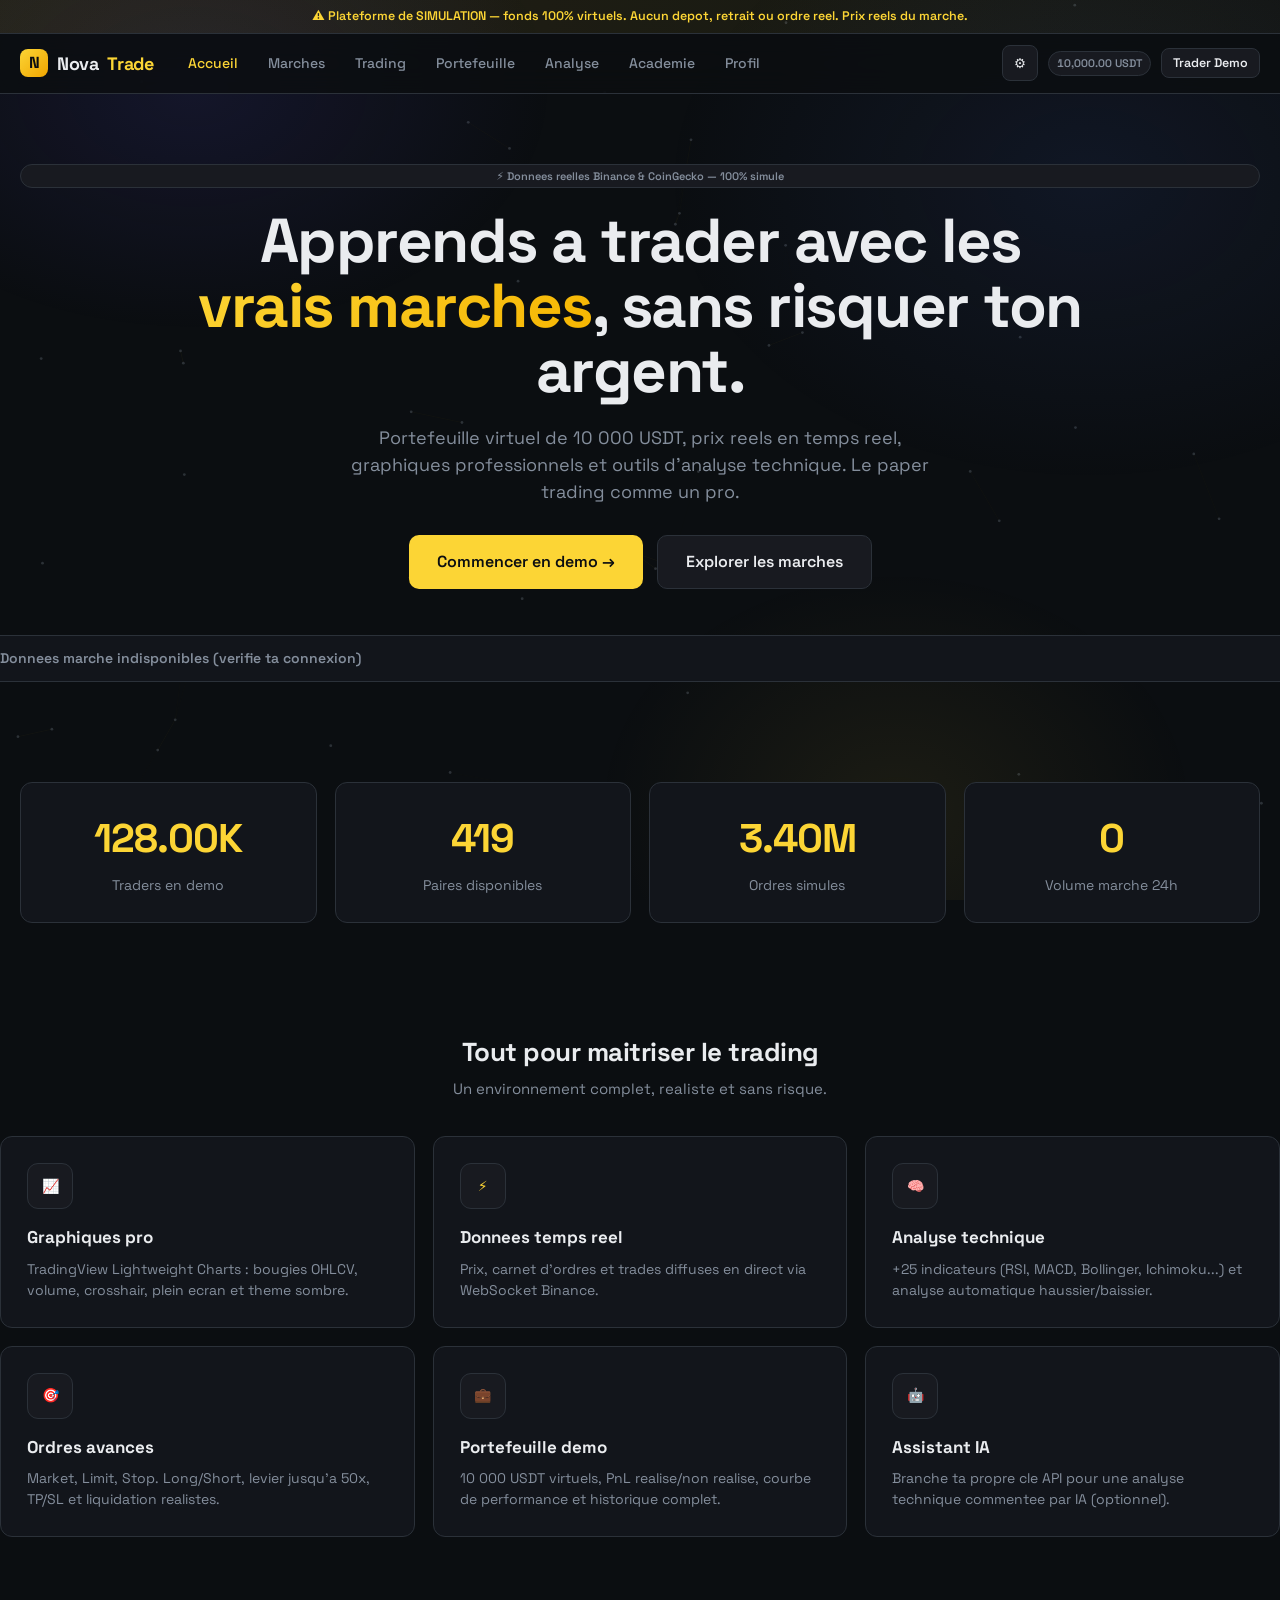
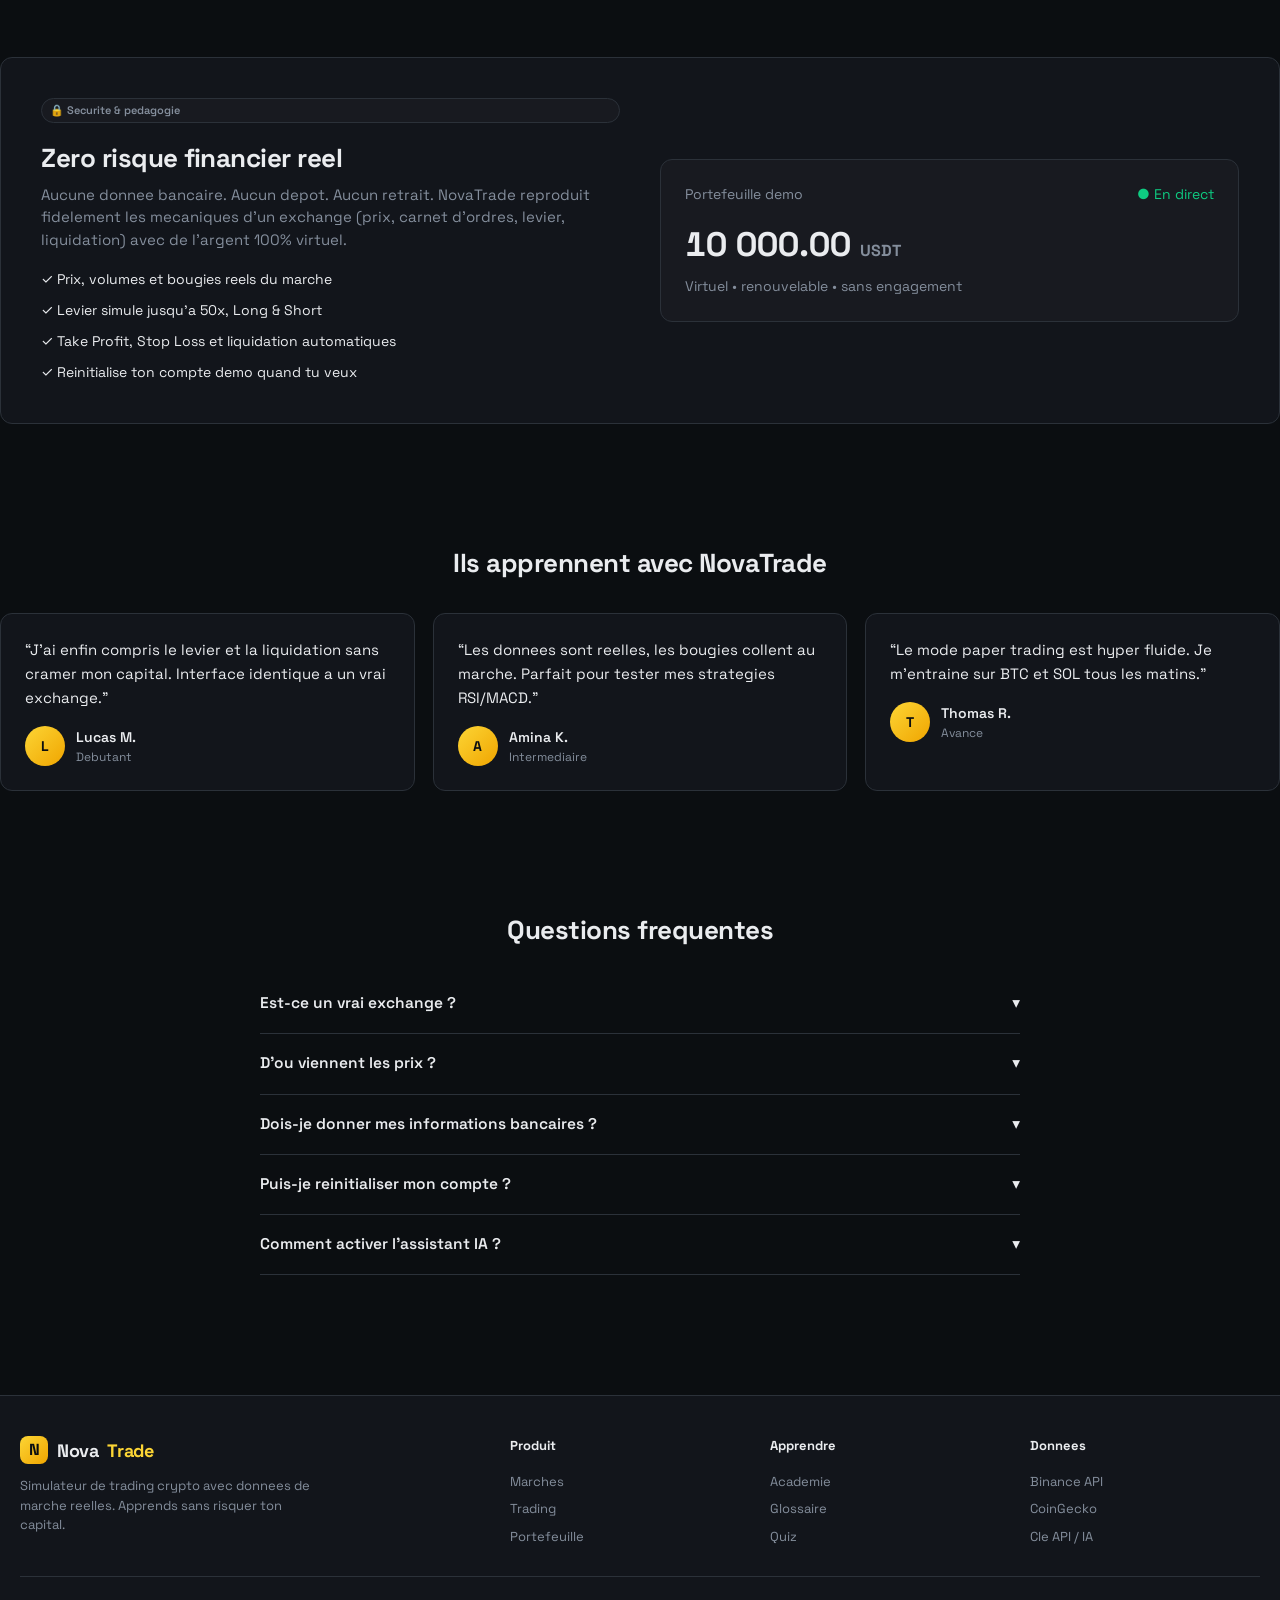
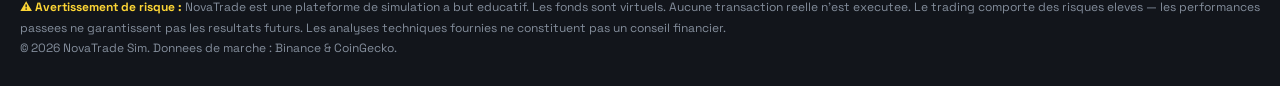
<file: index.html>
<!DOCTYPE html>
<html lang="fr">
<head>
<meta charset="UTF-8">
<meta name="viewport" content="width=device-width,initial-scale=1">
<title>NovaTrade — Simulateur de trading crypto avec donnees reelles</title>
<link rel="preconnect" href="https://fonts.googleapis.com">
<link href="https://fonts.googleapis.com/css2?family=Space+Grotesk:wght@400;500;600;700&family=Inter:wght@400;500;600;700;800&display=swap" rel="stylesheet">
<link rel="stylesheet" href="assets/css/style.css">
</head>
<body>
<canvas id="bg-canvas"></canvas><div class="bg-glow"></div>
<div id="shell"></div>

<section class="hero">
  <div class="container">
    <div class="pill" style="margin-bottom:20px">⚡ Donnees reelles Binance & CoinGecko — 100% simule</div>
    <h1>Apprends a trader avec les <span class="grad">vrais marches</span>, sans risquer ton argent.</h1>
    <p>Portefeuille virtuel de 10 000 USDT, prix reels en temps reel, graphiques professionnels et outils d'analyse technique. Le paper trading comme un pro.</p>
    <div class="hero-cta">
      <a href="trading.html" class="btn btn-primary btn-lg">Commencer en demo →</a>
      <a href="markets.html" class="btn btn-ghost btn-lg">Explorer les marches</a>
    </div>
  </div>
  <div class="ticker-wrap"><div class="ticker" id="ticker"></div></div>
</section>

<section class="container">
  <div class="stats">
    <div class="stat card fade-up"><div class="v" data-count="128000">0</div><div class="l">Traders en demo</div></div>
    <div class="stat card fade-up"><div class="v" data-count="420">0</div><div class="l">Paires disponibles</div></div>
    <div class="stat card fade-up"><div class="v" data-count="3400000">0</div><div class="l">Ordres simules</div></div>
    <div class="stat card fade-up"><div class="v" id="vol-stat">0</div><div class="l">Volume marche 24h</div></div>
  </div>
</section>

<section class="container sect">
  <div class="fade-up" style="text-align:center;margin-bottom:36px">
    <h2 class="section-title">Tout pour maitriser le trading</h2>
    <p class="section-sub">Un environnement complet, realiste et sans risque.</p>
  </div>
  <div class="feat-grid" id="feats"></div>
</section>

<section class="container sect">
  <div class="card fade-up" style="padding:40px;display:grid;grid-template-columns:1fr 1fr;gap:40px;align-items:center">
    <div>
      <div class="pill" style="margin-bottom:16px">🔒 Securite & pedagogie</div>
      <h2 class="section-title">Zero risque financier reel</h2>
      <p class="section-sub" style="margin-bottom:18px">Aucune donnee bancaire. Aucun depot. Aucun retrait. NovaTrade reproduit fidelement les mecaniques d'un exchange (prix, carnet d'ordres, levier, liquidation) avec de l'argent 100% virtuel.</p>
      <ul style="list-style:none;display:flex;flex-direction:column;gap:10px">
        <li>✓ Prix, volumes et bougies reels du marche</li>
        <li>✓ Levier simule jusqu'a 50x, Long & Short</li>
        <li>✓ Take Profit, Stop Loss et liquidation automatiques</li>
        <li>✓ Reinitialise ton compte demo quand tu veux</li>
      </ul>
    </div>
    <div style="background:var(--surface2);border:1px solid var(--border);border-radius:12px;padding:24px">
      <div style="display:flex;justify-content:space-between;margin-bottom:14px"><span class="muted">Portefeuille demo</span><span class="up">● En direct</span></div>
      <div style="font-size:34px;font-weight:800" class="num">10 000.00 <span style="font-size:16px" class="muted">USDT</span></div>
      <div class="muted" style="margin-top:6px">Virtuel • renouvelable • sans engagement</div>
    </div>
  </div>
</section>

<section class="container sect">
  <div class="fade-up" style="text-align:center;margin-bottom:30px"><h2 class="section-title">Ils apprennent avec NovaTrade</h2></div>
  <div class="testi-grid" id="testi"></div>
</section>

<section class="container sect" style="max-width:760px">
  <div class="fade-up" style="text-align:center;margin-bottom:24px"><h2 class="section-title">Questions frequentes</h2></div>
  <div id="faq" class="fade-up"></div>
</section>

<div id="footer"></div>
<script src="assets/js/api.js"></script>
<script src="assets/js/common.js"></script>
<script src="assets/js/home.js"></script>
</body>
</html>
</file>
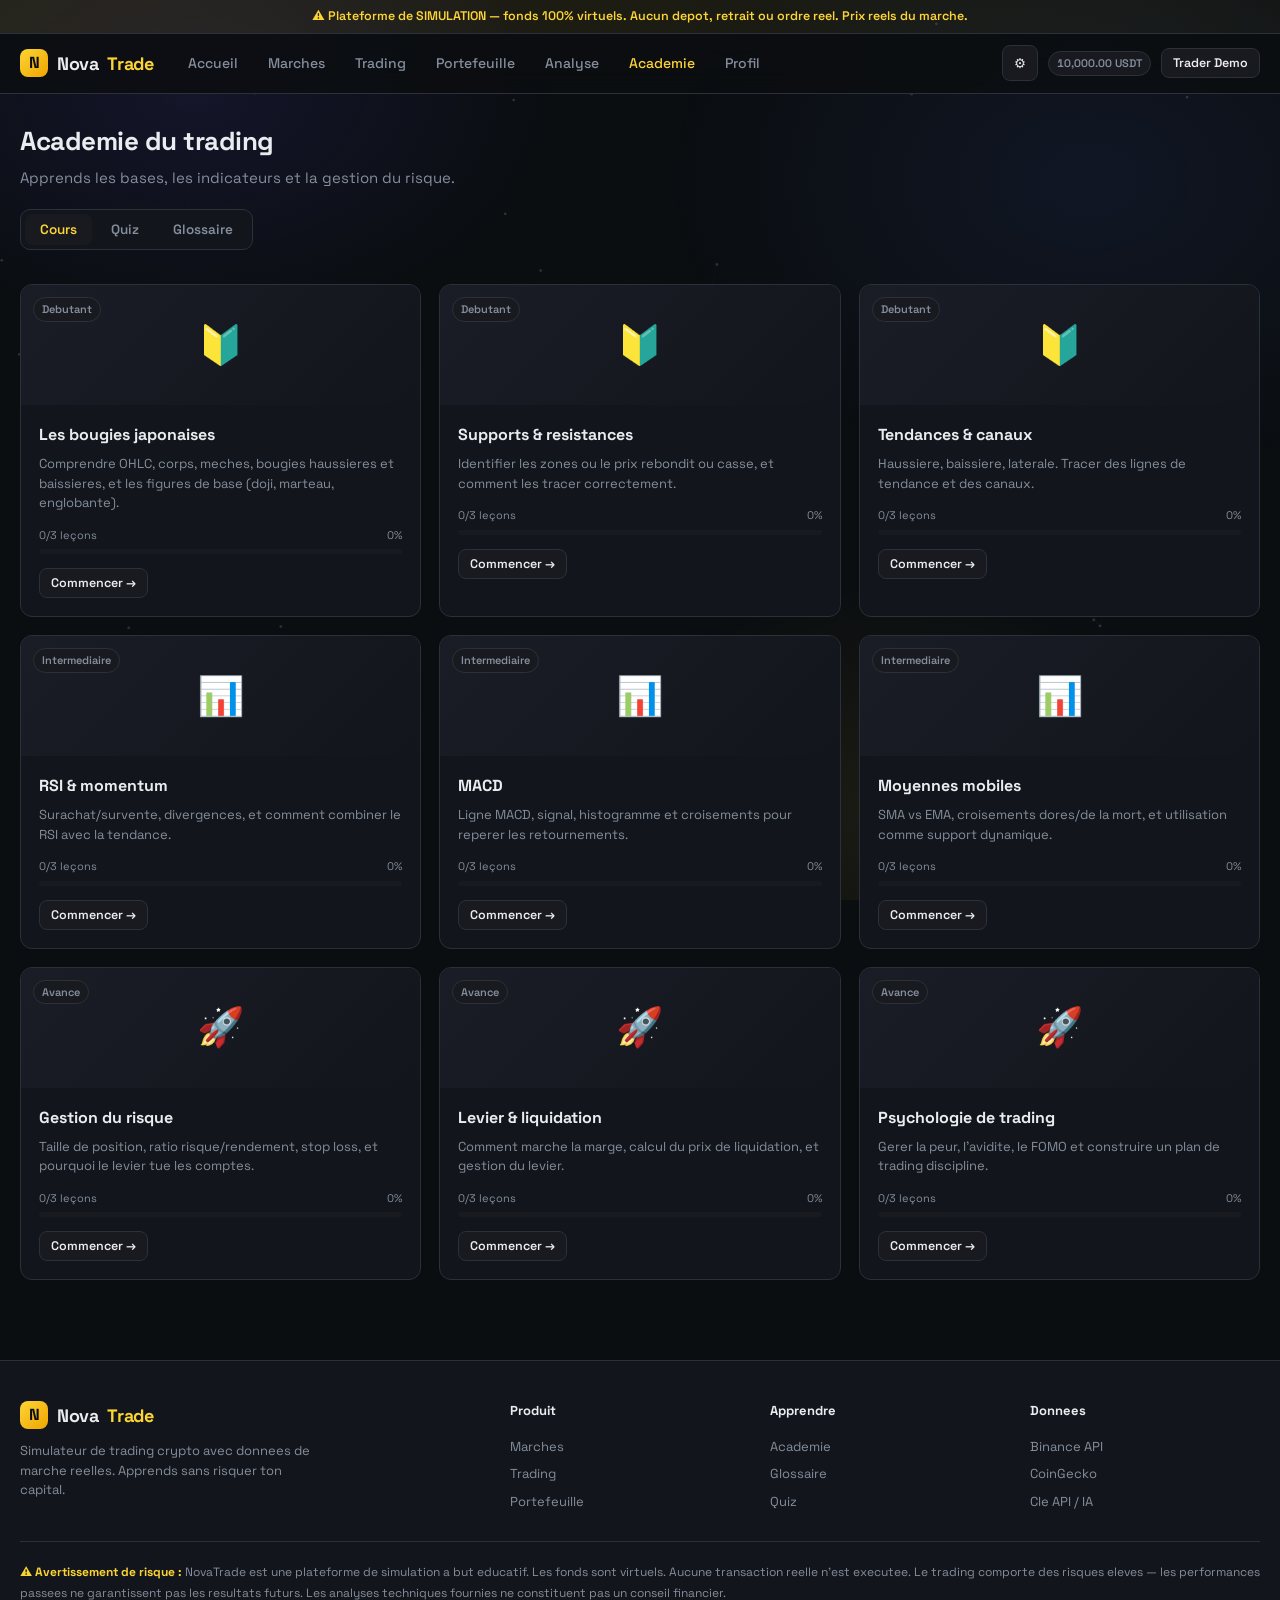
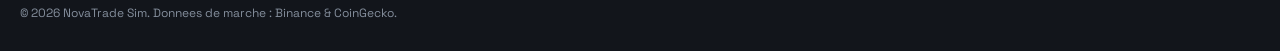
<file: academy.html>
<!DOCTYPE html>
<html lang="fr">
<head>
<meta charset="UTF-8">
<meta name="viewport" content="width=device-width,initial-scale=1">
<title>Academie — NovaTrade</title>
<link href="https://fonts.googleapis.com/css2?family=Space+Grotesk:wght@400;500;600;700&family=Inter:wght@400;500;600;700;800&display=swap" rel="stylesheet">
<link rel="stylesheet" href="assets/css/style.css?v=demo-academy-20261012">
</head>
<body>
<canvas id="bg-canvas"></canvas><div class="bg-glow"></div>
<div id="shell"></div>
<div class="container">
  <div style="padding:28px 0 6px"><h1 class="section-title">Academie du trading</h1><p class="section-sub">Apprends les bases, les indicateurs et la gestion du risque.</p></div>
  <div class="tabs" id="tabs" style="width:max-content;margin:14px 0">
    <button class="active" data-t="cours">Cours</button>
    <button data-t="quiz">Quiz</button>
    <button data-t="gloss">Glossaire</button>
  </div>
  <div id="view"></div>
</div>
<div id="footer"></div>
<script src="assets/js/api.js"></script>
<script src="assets/js/common.js"></script>
<script src="assets/js/academy.js"></script>
</body>
</html>
</file>
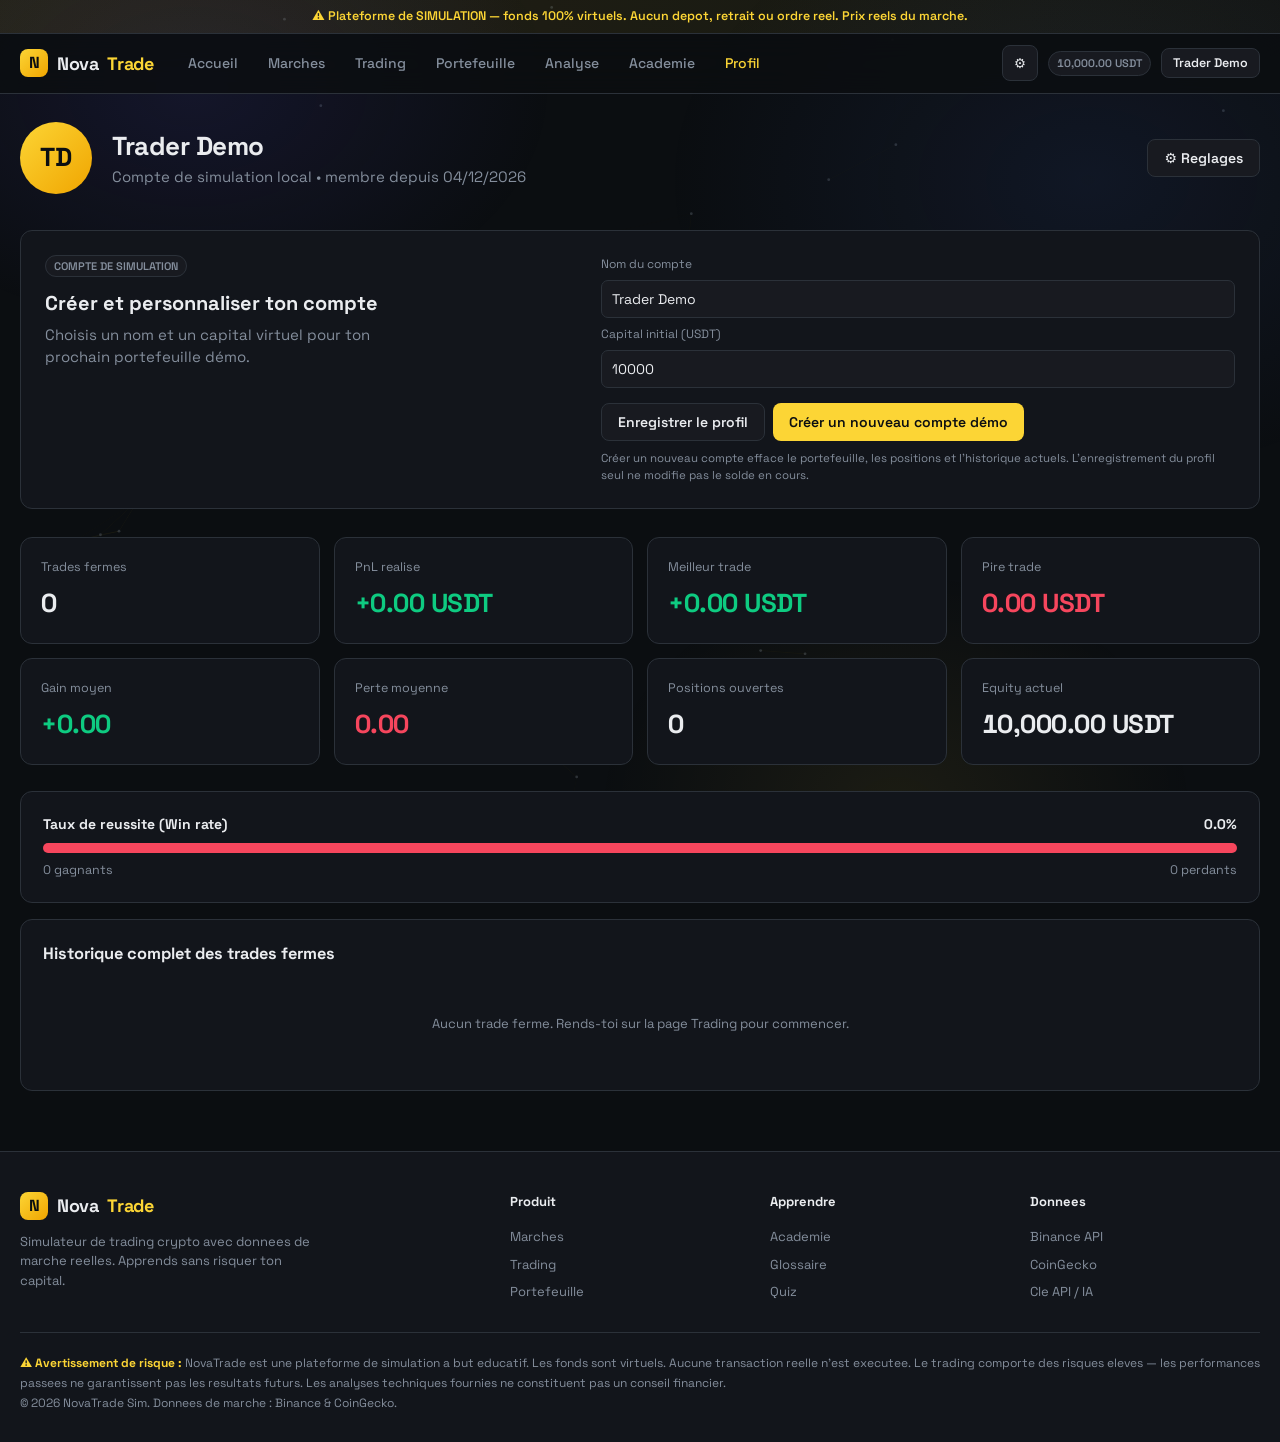
<file: profile.html>
<!DOCTYPE html>
<html lang="fr">
<head>
<meta charset="UTF-8">
<meta name="viewport" content="width=device-width,initial-scale=1">
<title>Profil — NovaTrade</title>
<link href="https://fonts.googleapis.com/css2?family=Space+Grotesk:wght@400;500;600;700&family=Inter:wght@400;500;600;700;800&display=swap" rel="stylesheet">
<link rel="stylesheet" href="assets/css/style.css?v=demo-academy-20261012">
</head>
<body>
<canvas id="bg-canvas"></canvas><div class="bg-glow"></div>
<div id="shell"></div>
<div class="container">
  <div class="prof-head">
    <div class="avatar" id="demoAvatar">TD</div>
    <div><h1 class="section-title" id="demoProfileName" style="margin:0">Trader Demo</h1><p class="section-sub">Compte de simulation local • membre depuis <span id="since"></span></p></div>
    <div style="margin-left:auto;display:flex;gap:10px">
      <button class="btn btn-ghost" onclick="openSettings()">⚙ Reglages</button>
    </div>
  </div>
  <section class="demo-account-card card">
    <div class="demo-account-copy">
      <span class="pill">COMPTE DE SIMULATION</span>
      <h2>Créer et personnaliser ton compte</h2>
      <p class="section-sub">Choisis un nom et un capital virtuel pour ton prochain portefeuille démo.</p>
    </div>
    <form id="demoAccountForm" class="demo-account-form">
      <label for="demoName">Nom du compte</label>
      <input id="demoName" type="text" maxlength="32" required>
      <label for="demoCapital">Capital initial (USDT)</label>
      <input id="demoCapital" type="number" min="1000" max="1000000" step="1000" required>
      <div class="demo-account-actions">
        <button class="btn btn-ghost" type="submit">Enregistrer le profil</button>
        <button class="btn btn-primary" id="createDemoAccount" type="button">Créer un nouveau compte démo</button>
      </div>
      <p class="hint">Créer un nouveau compte efface le portefeuille, les positions et l’historique actuels. L’enregistrement du profil seul ne modifie pas le solde en cours.</p>
    </form>
  </section>
  <div class="prof-grid" id="stats"></div>
  <div class="card" style="padding:22px;margin:16px 0">
    <div style="display:flex;justify-content:space-between;margin-bottom:8px"><b>Taux de reussite (Win rate)</b><b class="num" id="wrPct">--</b></div>
    <div class="win-bar"><div id="wrBar" style="width:0%"></div></div>
    <div style="display:flex;justify-content:space-between;margin-top:8px;font-size:12.5px" class="muted"><span id="wins">0 gagnants</span><span id="losses">0 perdants</span></div>
  </div>
  <div class="card" style="padding:22px;margin-bottom:30px">
    <h3 style="margin-bottom:14px">Historique complet des trades fermes</h3>
    <div style="overflow:auto" id="histWrap"></div>
  </div>
</div>
<div id="footer"></div>
<script src="assets/js/api.js"></script>
<script src="assets/js/common.js"></script>
<script src="assets/js/engine.js"></script>
<script src="assets/js/profile.js"></script>
</body>
</html>
</file>
<file: assets/css/style.css>
:root{
  --bg:#0B0E11; --surface:#12151B; --surface2:#181A20; --border:#2B3139;
  --primary:#FCD535; --up:#0ECB81; --down:#F6465D;
  --text:#EAECEF; --muted:#848E9C;
  --radius:12px; --radius-sm:8px;
  --font:'Space Grotesk','Inter',system-ui,-apple-system,Segoe UI,Roboto,sans-serif;
  --mono:'Space Grotesk',ui-monospace,'SF Mono',Menlo,monospace;
}
*{box-sizing:border-box;margin:0;padding:0}
html{scroll-behavior:smooth}
body{background:var(--bg);color:var(--text);font-family:var(--font);font-size:14px;line-height:1.5;overflow-x:hidden;-webkit-font-smoothing:antialiased}
.num{font-variant-numeric:tabular-nums;font-feature-settings:'tnum' 1}
a{color:inherit;text-decoration:none}
button{font-family:inherit;cursor:pointer;border:none;background:none;color:inherit}
input,select{font-family:inherit}
.up{color:var(--up)!important}
.down{color:var(--down)!important}
.muted{color:var(--muted)}
::-webkit-scrollbar{width:8px;height:8px}
::-webkit-scrollbar-track{background:transparent}
::-webkit-scrollbar-thumb{background:#2B3139;border-radius:4px}
::-webkit-scrollbar-thumb:hover{background:#3b434e}

/* animated background */
#bg-canvas{position:fixed;inset:0;z-index:-2;opacity:.55}
.bg-glow{position:fixed;inset:0;z-index:-1;pointer-events:none;
  background:
    radial-gradient(600px 400px at 15% 10%,rgba(80,70,200,.14),transparent 60%),
    radial-gradient(700px 500px at 85% 20%,rgba(60,90,180,.12),transparent 60%),
    radial-gradient(500px 400px at 70% 90%,rgba(252,213,53,.07),transparent 60%);}

/* nav */
.nav{position:sticky;top:0;z-index:50;display:flex;align-items:center;gap:22px;
  padding:0 20px;height:60px;background:rgba(11,14,17,.82);backdrop-filter:blur(14px);
  border-bottom:1px solid var(--border)}
.brand{display:flex;align-items:center;gap:9px;font-weight:700;font-size:18px;letter-spacing:-.4px}
.brand .logo{width:28px;height:28px;border-radius:8px;background:linear-gradient(135deg,var(--primary),#f0a500);
  display:grid;place-items:center;color:#0B0E11;font-weight:800;font-size:16px}
.brand b{color:var(--primary)}
.nav-links{display:flex;gap:4px;flex:1}
.nav-links a{padding:8px 13px;border-radius:8px;color:var(--muted);font-weight:500;font-size:14px;transition:.18s}
.nav-links a:hover{color:var(--text);background:var(--surface2)}
.nav-links a.active{color:var(--primary)}
.nav-right{display:flex;align-items:center;gap:10px}
.btn{display:inline-flex;align-items:center;gap:7px;padding:9px 16px;border-radius:8px;font-weight:600;font-size:14px;transition:.18s;white-space:nowrap}
.btn-primary{background:var(--primary);color:#0B0E11}
.btn-primary:hover{filter:brightness(1.07);transform:translateY(-1px)}
.btn-ghost{background:var(--surface2);color:var(--text);border:1px solid var(--border)}
.btn-ghost:hover{border-color:#3b434e;background:#1f232b}
.btn-sm{padding:6px 11px;font-size:12.5px}
.icon-btn{width:36px;height:36px;border-radius:8px;display:grid;place-items:center;background:var(--surface2);border:1px solid var(--border);transition:.18s}
.icon-btn:hover{border-color:#3b434e}
.pill{font-size:11px;font-weight:600;padding:3px 8px;border-radius:999px;background:var(--surface2);border:1px solid var(--border);color:var(--muted)}
.menu-toggle{display:none}

.container{max-width:1400px;margin:0 auto;padding:0 20px}
.card{background:var(--surface);border:1px solid var(--border);border-radius:var(--radius)}
.section-title{font-size:26px;font-weight:700;letter-spacing:-.5px;margin-bottom:6px}
.section-sub{color:var(--muted);font-size:15px}

/* banner */
.sim-banner{display:flex;align-items:center;justify-content:center;gap:8px;
  background:linear-gradient(90deg,rgba(252,213,53,.1),rgba(252,213,53,.04));
  border-bottom:1px solid var(--border);color:var(--primary);font-size:12.5px;font-weight:600;padding:7px 12px;text-align:center}

/* footer */
footer{border-top:1px solid var(--border);background:var(--surface);margin-top:60px;padding:40px 20px 28px}
.foot-grid{max-width:1400px;margin:0 auto;display:grid;grid-template-columns:2fr 1fr 1fr 1fr;gap:30px}
.foot-grid h4{font-size:13px;margin-bottom:12px;color:var(--text)}
.foot-grid a{display:block;color:var(--muted);font-size:13px;padding:4px 0;transition:.15s}
.foot-grid a:hover{color:var(--text)}
.foot-warn{max-width:1400px;margin:26px auto 0;padding-top:20px;border-top:1px solid var(--border);color:var(--muted);font-size:12px;line-height:1.7}
.foot-warn b{color:var(--primary)}

/* toast */
#toasts{position:fixed;bottom:20px;right:20px;z-index:200;display:flex;flex-direction:column;gap:10px}
.toast{background:var(--surface2);border:1px solid var(--border);border-left:3px solid var(--primary);
  padding:12px 16px;border-radius:8px;min-width:260px;max-width:340px;font-size:13px;
  animation:slideIn .3s ease;box-shadow:0 8px 30px rgba(0,0,0,.4)}
.toast.ok{border-left-color:var(--up)}
.toast.err{border-left-color:var(--down)}
.toast b{display:block;margin-bottom:2px;font-size:13.5px}
@keyframes slideIn{from{opacity:0;transform:translateX(40px)}to{opacity:1;transform:none}}

/* skeleton */
.skel{background:linear-gradient(90deg,#181A20 25%,#20242c 50%,#181A20 75%);
  background-size:200% 100%;animation:shimmer 1.3s infinite;border-radius:6px}
@keyframes shimmer{0%{background-position:200% 0}100%{background-position:-200% 0}}

.fade-up{opacity:0;transform:translateY(24px);transition:.6s cubic-bezier(.2,.7,.3,1)}
.fade-up.in{opacity:1;transform:none}

/* HOME */
.hero{padding:70px 0 50px;text-align:center;position:relative}
.hero h1{font-size:clamp(34px,6vw,62px);font-weight:800;letter-spacing:-1.5px;line-height:1.05;max-width:900px;margin:0 auto 20px}
.hero h1 .grad{background:linear-gradient(135deg,var(--primary),#f6b500);-webkit-background-clip:text;background-clip:text;color:transparent}
.hero p{color:var(--muted);font-size:18px;max-width:620px;margin:0 auto 30px}
.hero-cta{display:flex;gap:14px;justify-content:center;flex-wrap:wrap}
.btn-lg{padding:14px 28px;font-size:16px;border-radius:10px}
.ticker-wrap{overflow:hidden;border-top:1px solid var(--border);border-bottom:1px solid var(--border);background:var(--surface);margin-top:46px}
.ticker{display:flex;gap:40px;padding:12px 0;white-space:nowrap;animation:scroll 40s linear infinite;width:max-content}
.ticker:hover{animation-play-state:paused}
@keyframes scroll{from{transform:translateX(0)}to{transform:translateX(-50%)}}
.tk{display:inline-flex;align-items:center;gap:9px;font-size:14px;font-weight:600}
.tk .sym{color:var(--muted)}
.stats{display:grid;grid-template-columns:repeat(4,1fr);gap:18px;padding:50px 0}
.stat{text-align:center;padding:26px 14px}
.stat .v{font-size:40px;font-weight:800;letter-spacing:-1px;color:var(--primary)}
.stat .l{color:var(--muted);font-size:14px;margin-top:6px}
.feat-grid{display:grid;grid-template-columns:repeat(3,1fr);gap:18px}
.feat{padding:26px}
.feat .ico{width:46px;height:46px;border-radius:11px;background:var(--surface2);border:1px solid var(--border);display:grid;place-items:center;color:var(--primary);margin-bottom:16px}
.feat h3{font-size:17px;margin-bottom:8px}
.feat p{color:var(--muted);font-size:14px}
.sect{padding:60px 0}
.testi-grid{display:grid;grid-template-columns:repeat(3,1fr);gap:18px}
.testi{padding:24px}
.testi .q{font-size:15px;margin-bottom:16px;line-height:1.6}
.testi .who{display:flex;align-items:center;gap:11px}
.avatar{width:40px;height:40px;border-radius:50%;background:linear-gradient(135deg,var(--primary),#f0a500);display:grid;place-items:center;color:#0B0E11;font-weight:700}
.faq-item{border-bottom:1px solid var(--border);padding:18px 0;cursor:pointer}
.faq-item .q{display:flex;justify-content:space-between;align-items:center;font-weight:600;font-size:15.5px}
.faq-item .a{color:var(--muted);font-size:14px;max-height:0;overflow:hidden;transition:.3s;margin-top:0}
.faq-item.open .a{max-height:200px;margin-top:12px}
.faq-item.open .chev{transform:rotate(180deg)}
.chev{transition:.25s}

/* MARKETS */
.mk-head{display:flex;align-items:center;justify-content:space-between;flex-wrap:wrap;gap:14px;padding:28px 0 18px}
.tabs{display:flex;gap:4px;background:var(--surface);border:1px solid var(--border);border-radius:10px;padding:4px}
.tabs button{padding:7px 15px;border-radius:7px;color:var(--muted);font-weight:600;font-size:13.5px;transition:.15s}
.tabs button.active{background:var(--surface2);color:var(--primary)}
.search{display:flex;align-items:center;gap:8px;background:var(--surface);border:1px solid var(--border);border-radius:9px;padding:9px 13px;min-width:230px}
.search input{background:none;border:none;color:var(--text);outline:none;width:100%;font-size:14px}
table.mk{width:100%;border-collapse:collapse}
table.mk th{text-align:right;color:var(--muted);font-size:12px;font-weight:500;padding:12px 14px;border-bottom:1px solid var(--border);white-space:nowrap;cursor:pointer;user-select:none}
table.mk th:first-child,table.mk td:first-child{text-align:left}
table.mk th:nth-child(2),table.mk td:nth-child(2){text-align:left}
table.mk td{padding:13px 14px;text-align:right;border-bottom:1px solid rgba(43,49,57,.5);font-size:14px;white-space:nowrap}
table.mk tbody tr{transition:.12s}
table.mk tbody tr:hover{background:var(--surface2)}
.coin-cell{display:flex;align-items:center;gap:10px}
.coin-ico{width:30px;height:30px;border-radius:50%;background:var(--surface2);display:grid;place-items:center;font-size:12px;font-weight:700;color:var(--primary);overflow:hidden}
.coin-ico img{width:100%;height:100%}
.coin-cell .nm{font-weight:600}
.coin-cell .fn{color:var(--muted);font-size:12px}
.star{cursor:pointer;color:var(--muted);transition:.15s}
.star.on{color:var(--primary)}
.spark{width:90px;height:34px}

/* TRADING */
.trade-wrap{display:grid;grid-template-columns:1fr 320px 300px;grid-template-rows:auto minmax(0,1fr) 200px;gap:10px;padding:10px;height:calc(100vh - 94px);min-width:0}
.pair-bar{grid-column:1/-1;display:flex;align-items:center;gap:22px;padding:12px 18px;flex-wrap:wrap}
.pair-select{position:relative}
.pair-sel{display:flex;align-items:center;gap:9px;font-size:19px;font-weight:700;cursor:pointer;position:relative;padding:0;color:var(--text)}
.pair-sel .chev{font-size:13px}
.pair-stat{display:flex;flex-direction:column}
.pair-stat .l{color:var(--muted);font-size:11px}
.pair-stat .v{font-weight:600;font-size:14px}
.pair-dd{position:absolute;top:120%;left:0;z-index:60;background:var(--surface2);border:1px solid var(--border);border-radius:10px;width:260px;max-height:360px;overflow:auto;box-shadow:0 12px 40px rgba(0,0,0,.5);display:none}
.pair-dd.open{display:block}
.pair-dd .row{display:flex;justify-content:space-between;width:100%;padding:10px 14px;font-size:13.5px;text-align:left;cursor:pointer}
.pair-dd .row:hover{background:var(--surface)}
.chart-col{display:flex;flex-direction:column;gap:10px;min-height:0;min-width:0}
.chart-card{flex:1;display:flex;flex-direction:column;min-height:0;min-width:0;position:relative}
.chart-toolbar{display:flex;align-items:center;gap:5px;padding:8px 12px;border-bottom:1px solid var(--border);flex-wrap:wrap}
.quick-trade{display:flex;align-items:center;gap:6px;margin-left:auto}
.quick-trade-btn{display:inline-flex;align-items:center;gap:8px;min-height:30px;padding:5px 10px;border:0;border-radius:5px;color:#fff;font-size:12px;font-weight:700;white-space:nowrap;transition:filter .15s,transform .15s}
.quick-trade-btn:hover{filter:brightness(1.1);transform:translateY(-1px)}
.quick-trade-btn b{font-variant-numeric:tabular-nums;font-weight:700}
.quick-sell{background:var(--down)}
.quick-buy{background:#1687e8}
.tf-btn{padding:4px 9px;border-radius:6px;color:var(--muted);font-size:12.5px;font-weight:600;transition:.12s}
.tf-btn.active{background:var(--surface2);color:var(--primary)}
.tf-btn:hover{color:var(--text)}
.ind-btn{padding:4px 9px;border-radius:6px;color:var(--muted);font-size:12px;border:1px solid var(--border)}
.ind-btn.on{color:var(--primary);border-color:var(--primary)}
.tool-divider{width:1px;height:18px;background:var(--border);margin:0 3px}
.draw-tools{display:flex;align-items:center;gap:3px}
.draw-btn{width:29px;height:28px;display:grid;place-items:center;border:1px solid transparent;border-radius:6px;color:var(--muted);font-size:17px;line-height:1;transition:.12s}
.draw-btn:hover{color:var(--text);background:var(--surface2)}
.draw-btn.active{color:var(--primary);border-color:rgba(252,213,53,.45);background:rgba(252,213,53,.08)}
.draw-btn.fib-btn{font-size:11px;font-weight:700}
.draw-palette{position:absolute;top:72px;left:50%;z-index:12;max-width:calc(100% - 24px);padding:5px 7px;transform:translateX(-50%);border:1px solid #343b44;border-radius:8px;background:rgba(28,33,39,.96);box-shadow:0 8px 24px rgba(0,0,0,.35);flex-wrap:nowrap;justify-content:flex-start;overflow-x:auto;scrollbar-width:none}
.draw-palette::-webkit-scrollbar{display:none}
.draw-palette .draw-btn,.draw-palette .tool-divider{flex:none}
.draw-palette.collapsed{width:auto;max-width:none}
.draw-palette.collapsed>:not([data-action="togglePalette"]){display:none}
.drawing-panel{position:absolute;top:120px;right:12px;z-index:15;width:min(300px,calc(100% - 24px));max-height:calc(100% - 140px);overflow:auto;border:1px solid var(--border);border-radius:8px;background:rgba(18,21,27,.97);box-shadow:0 12px 36px rgba(0,0,0,.45);color:var(--text)}
.drawing-panel[hidden],.drawing-properties[hidden]{display:none}
.drawing-panel-head,.drawing-properties-title{display:flex;align-items:center;justify-content:space-between;padding:9px 11px;border-bottom:1px solid var(--border)}
.drawing-panel-head>div{display:flex;align-items:center;gap:8px}
.drawing-count{min-width:21px;padding:1px 6px;border-radius:10px;background:var(--surface2);color:var(--muted);font-size:11px;text-align:center}
.drawing-list{max-height:220px;overflow:auto;padding:4px}
.drawing-row{display:flex;align-items:center;gap:2px;min-height:34px;border-radius:5px}
.drawing-row.selected,.drawing-row:hover{background:var(--surface2)}
.drawing-select{display:flex;align-items:center;gap:7px;flex:1;min-width:0;padding:5px 6px;color:var(--text);text-align:left;font-size:12px}
.drawing-name{overflow:hidden;text-overflow:ellipsis;white-space:nowrap}
.drawing-swatch{width:9px;height:9px;flex:none;border-radius:50%;background:var(--drawing-swatch);border:1px solid rgba(255,255,255,.4)}
.drawing-row-actions{display:flex;gap:1px}
.drawing-row-actions .draw-btn{width:25px;height:26px;font-size:14px}
.drawing-empty{padding:12px;color:var(--muted);font-size:12px;text-align:center}
.drawing-properties{padding:9px 11px 12px;border-top:1px solid var(--border)}
.drawing-properties-title{padding:0 0 8px;border:0}
.drawing-field{display:flex;flex-direction:column;gap:5px;margin-top:9px;color:var(--muted);font-size:11px}
.drawing-field input,.drawing-field select{width:100%;min-width:0;height:30px;padding:4px 7px;border:1px solid var(--border);border-radius:5px;background:var(--surface2);color:var(--text);font:inherit;font-size:12px}
.drawing-field input[type=color]{height:32px;padding:3px;cursor:pointer}
.drawing-field-row{display:grid;grid-template-columns:.75fr 1.25fr;gap:9px}
#chart{flex:1;min-height:260px;min-width:0;width:100%;position:relative}
#drawing-layer{position:absolute;inset:0;z-index:5;width:100%;height:100%;overflow:hidden;pointer-events:none}
#drawing-layer.is-drawing{pointer-events:auto;cursor:crosshair;touch-action:none}
#drawing-layer .drawing-object{pointer-events:visiblePainted;--drawing-color:#FCD535;--drawing-width:2px;--drawing-dash:none}
#drawing-layer .draw-line{fill:none;stroke:var(--drawing-color);stroke-width:var(--drawing-width);stroke-dasharray:var(--drawing-dash);vector-effect:non-scaling-stroke}
#drawing-layer .draw-fill{fill:var(--drawing-color);fill-opacity:.08;stroke:var(--drawing-color);stroke-width:var(--drawing-width);stroke-dasharray:var(--drawing-dash);vector-effect:non-scaling-stroke}
#drawing-layer .draw-hit{fill:none;stroke:transparent;stroke-width:14;pointer-events:stroke;cursor:move;vector-effect:non-scaling-stroke}
#drawing-layer .draw-hit-area{fill:transparent;stroke:transparent;pointer-events:all;cursor:move}
#drawing-layer .draw-label{fill:var(--text);font:11px var(--font);paint-order:stroke;stroke:var(--bg);stroke-width:3px;stroke-linejoin:round}
#drawing-layer .draw-handle{fill:var(--drawing-color);stroke:var(--bg);stroke-width:1.5;vector-effect:non-scaling-stroke;pointer-events:all;cursor:move}
#drawing-layer .draw-measure{fill:var(--drawing-color);fill-opacity:.08;stroke:none}
.ta-strip{display:flex;align-items:center;gap:16px;padding:9px 14px;border-top:1px solid var(--border);font-size:12.5px;flex-wrap:wrap}
.ta-badge{font-weight:700;padding:3px 12px;border-radius:6px}
.ta-badge.buy{background:rgba(14,203,129,.15);color:var(--up)}
.ta-badge.sell{background:rgba(246,70,93,.15);color:var(--down)}
.ta-badge.neutral{background:var(--surface2);color:var(--muted)}

.book-col,.form-col{display:flex;flex-direction:column;gap:10px;min-height:0;overflow:auto}
.form-col{max-height:520px}
.panel{padding:0}
.panel-h{padding:11px 14px;border-bottom:1px solid var(--border);font-size:13px;font-weight:600;display:flex;justify-content:space-between;align-items:center}
.book{font-size:12.5px}
.book-row{display:grid;grid-template-columns:1fr 1fr;gap:8px;padding:2px 14px;position:relative;cursor:pointer}
.book-row .px{z-index:1;font-variant-numeric:tabular-nums}
.book-row .qty{text-align:right;z-index:1;color:var(--muted);font-variant-numeric:tabular-nums}
.book-row .bar{position:absolute;top:0;bottom:0;right:0;opacity:.14;z-index:0}
.book-row.ask .bar{background:var(--down)}
.book-row.bid .bar{background:var(--up)}
.book-mid{padding:8px 14px;font-size:17px;font-weight:700;border-top:1px solid var(--border);border-bottom:1px solid var(--border);display:flex;align-items:center;gap:8px}
.trades-list{font-size:12.5px;max-height:230px;overflow:auto}
.trade-row{display:grid;grid-template-columns:1fr 1fr auto;gap:8px;padding:3px 14px}
.trade-row .tm{color:var(--muted);text-align:right}

.form-tabs{display:flex;border-bottom:1px solid var(--border)}
.form-tabs button{flex:1;padding:11px;color:var(--muted);font-weight:600;font-size:13px;border-bottom:2px solid transparent}
.form-tabs button.active{color:var(--text);border-bottom-color:var(--primary)}
.side-tabs{display:flex;gap:8px;padding:12px 14px 0}
.side-tabs button{flex:1;padding:9px;border-radius:7px;font-weight:700;font-size:13.5px;background:var(--surface2);color:var(--muted)}
.side-tabs button.buy.active{background:var(--up);color:#fff}
.side-tabs button.sell.active{background:var(--down);color:#fff}
.form-body{padding:12px 14px;display:flex;flex-direction:column;gap:11px}
.field{display:flex;flex-direction:column;gap:5px}
.field label{font-size:11.5px;color:var(--muted)}
.input{display:flex;align-items:center;background:var(--surface2);border:1px solid var(--border);border-radius:8px;padding:9px 12px}
.input input{background:none;border:none;outline:none;color:var(--text);width:100%;font-size:14px;font-variant-numeric:tabular-nums}
.input span{color:var(--muted);font-size:12px}
.lev-row{display:flex;gap:6px}
.lev-row button{flex:1;padding:6px;border-radius:6px;background:var(--surface2);border:1px solid var(--border);color:var(--muted);font-size:12px;font-weight:600}
.lev-row button.active{border-color:var(--primary);color:var(--primary)}
.pct-row{display:flex;gap:6px}
.pct-row button{flex:1;padding:5px;border-radius:6px;background:var(--surface2);border:1px solid var(--border);color:var(--muted);font-size:11.5px}
.form-info{display:flex;justify-content:space-between;font-size:12px;color:var(--muted)}
.form-info b{color:var(--text);font-variant-numeric:tabular-nums}
.submit-btn{padding:12px;border-radius:8px;font-weight:700;font-size:14px;color:#fff}
.submit-btn.buy{background:var(--up)}
.submit-btn.sell{background:var(--down)}

.bottom-panel{grid-column:1/-1;min-height:200px;overflow:auto}
.position-summary{display:flex;align-items:center;gap:26px;flex-wrap:wrap;padding:10px 14px;border-bottom:1px solid var(--border);background:rgba(24,26,32,.55)}
.position-summary>div{display:flex;align-items:center;gap:8px;font-size:12px}
.position-summary>div>span{color:var(--muted)}
.position-summary b{font-variant-numeric:tabular-nums}
.pnl-breakdown{display:block;margin-top:2px;color:var(--muted);font-size:10px;font-weight:400;white-space:nowrap}
.bp-tabs{display:flex;gap:2px;border-bottom:1px solid var(--border);padding:0 8px}
.bp-tabs button{padding:11px 15px;color:var(--muted);font-weight:600;font-size:13px;border-bottom:2px solid transparent}
.bp-tabs button.active{color:var(--text);border-bottom-color:var(--primary)}
.bp-tabs .count{font-size:11px;background:var(--surface2);padding:1px 6px;border-radius:999px;margin-left:5px}
table.pos{width:100%;border-collapse:collapse;font-size:12.5px}
table.pos th{text-align:right;color:var(--muted);font-weight:500;padding:9px 12px;font-size:11.5px;white-space:nowrap}
table.pos th:first-child,table.pos td:first-child{text-align:left}
table.pos td{padding:10px 12px;text-align:right;border-top:1px solid rgba(43,49,57,.5);white-space:nowrap;font-variant-numeric:tabular-nums}
.tag{font-size:10.5px;font-weight:700;padding:2px 7px;border-radius:5px}
.tag.long{background:rgba(14,203,129,.15);color:var(--up)}
.tag.short{background:rgba(246,70,93,.15);color:var(--down)}
.x-btn{padding:4px 10px;border-radius:6px;background:var(--surface2);border:1px solid var(--border);font-size:11.5px;color:var(--text)}
.x-btn:hover{border-color:var(--down);color:var(--down)}
.empty{padding:34px;text-align:center;color:var(--muted);font-size:13px}

/* PORTFOLIO */
.pf-grid{display:grid;grid-template-columns:repeat(4,1fr);gap:16px;padding:26px 0 10px}
.pf-stat{padding:20px}
.pf-stat .l{color:var(--muted);font-size:12.5px;margin-bottom:7px}
.pf-stat .v{font-size:26px;font-weight:800;letter-spacing:-.5px;font-variant-numeric:tabular-nums}
.pf-cols{display:grid;grid-template-columns:1.6fr 1fr;gap:16px;padding:10px 0}
.alloc-row{display:flex;align-items:center;gap:12px;padding:11px 0;border-bottom:1px solid rgba(43,49,57,.5)}
.alloc-bar{flex:1;height:8px;background:var(--surface2);border-radius:999px;overflow:hidden}
.alloc-bar>div{height:100%;background:var(--primary);border-radius:999px}
#pf-chart{width:100%;height:300px}

/* ACADEMY */
.aca-grid{display:grid;grid-template-columns:repeat(3,1fr);gap:18px;padding:20px 0}
.course{padding:0;overflow:hidden}
.course .top{height:120px;background:linear-gradient(135deg,#1a1d26,#12151B);display:grid;place-items:center;font-size:38px;position:relative}
.course .lvl{position:absolute;top:12px;left:12px}
.course .body{padding:18px}
.course h3{font-size:16px;margin-bottom:7px}
.course p{color:var(--muted);font-size:13px;margin-bottom:14px}
.course-progress{margin:14px 0}
.course-progress>div:first-child{display:flex;justify-content:space-between;color:var(--muted);font-size:11px;margin-bottom:6px}
.course-progress-track{height:5px;background:var(--surface2);border-radius:5px;overflow:hidden}
.course-progress-track span{display:block;height:100%;background:var(--up);transition:width .2s}
.course-reader{max-width:920px;margin:14px 0 40px}
.course-reader-head{padding:24px 0 20px;border-bottom:1px solid var(--border)}
.course-reader-head h2{font-size:24px;margin:10px 0 6px}
.course-reader-head p{margin-bottom:12px}
.course-reader-progress{color:var(--up);font-size:12px;font-weight:600}
.lesson-block{padding:22px 0;border-bottom:1px solid var(--border)}
.lesson-label{color:var(--muted);font-size:10px;font-weight:700;margin-bottom:8px}
.lesson-block h3{font-size:18px;margin-bottom:9px}
.lesson-block>p,.lesson-note p,.lesson-practice p{color:var(--muted);font-size:13.5px;line-height:1.7;margin:0}
.lesson-note,.lesson-practice{margin:12px 0;padding:11px 14px;border-left:2px solid var(--primary);background:var(--surface)}
.lesson-practice{border-left-color:var(--up)}
.lesson-note b,.lesson-practice b{display:block;font-size:11px;margin-bottom:4px}
.lesson-block .btn{margin-top:4px}
.quiz-opt{padding:12px 14px;border:1px solid var(--border);border-radius:8px;margin-bottom:9px;cursor:pointer;transition:.15s}
.quiz-opt:hover{border-color:#3b434e}
.quiz-opt.correct{border-color:var(--up);background:rgba(14,203,129,.1)}
.quiz-opt.wrong{border-color:var(--down);background:rgba(246,70,93,.1)}
.gloss dt{font-weight:700;color:var(--primary);margin-top:14px}
.gloss dd{color:var(--muted);font-size:13.5px;margin-top:3px}

/* PROFILE */
.prof-head{display:flex;align-items:center;gap:20px;padding:28px 0}
.prof-head .avatar{width:72px;height:72px;font-size:26px}
.demo-account-card{display:grid;grid-template-columns:1fr 1.2fr;gap:28px;padding:24px;margin:8px 0 18px}
.demo-account-copy h2{font-size:20px;margin:12px 0 6px}
.demo-account-copy .section-sub{max-width:360px}
.demo-account-form{display:flex;flex-direction:column;gap:7px}
.demo-account-form label{color:var(--muted);font-size:12px}
.demo-account-form input{height:38px;padding:8px 10px;border:1px solid var(--border);border-radius:7px;background:var(--surface2);color:var(--text);font:inherit}
.demo-account-form input:focus{outline:1px solid var(--primary);border-color:var(--primary)}
.demo-account-actions{display:flex;gap:8px;flex-wrap:wrap;margin-top:8px}
.demo-account-form .hint{margin:2px 0 0}
.prof-grid{display:grid;grid-template-columns:repeat(4,1fr);gap:14px;padding:10px 0}
.win-bar{height:10px;background:var(--down);border-radius:999px;overflow:hidden;display:flex}
.win-bar>div{background:var(--up);height:100%}

/* MODAL */
.modal-bg{position:fixed;inset:0;z-index:150;background:rgba(0,0,0,.6);backdrop-filter:blur(4px);display:none;align-items:center;justify-content:center;padding:20px}
.modal-bg.open{display:flex}
.modal{background:var(--surface);border:1px solid var(--border);border-radius:16px;max-width:480px;width:100%;max-height:90vh;overflow:auto;animation:slideIn .25s}
.modal-h{padding:18px 22px;border-bottom:1px solid var(--border);display:flex;justify-content:space-between;align-items:center}
.modal-h h3{font-size:18px}
.modal-b{padding:22px}
.form-field{margin-bottom:16px}
.form-field label{display:block;font-size:13px;margin-bottom:6px;color:var(--muted)}
.form-field input{width:100%;background:var(--surface2);border:1px solid var(--border);border-radius:8px;padding:11px 13px;color:var(--text);outline:none;font-size:14px}
.form-field input:focus{border-color:var(--primary)}
.hint{font-size:11.5px;color:var(--muted);margin-top:5px;line-height:1.5}
.api-status{display:inline-flex;align-items:center;gap:6px;font-size:12px;font-weight:600;padding:4px 10px;border-radius:999px}
.api-status.off{background:var(--surface2);color:var(--muted)}
.api-status.on{background:rgba(14,203,129,.15);color:var(--up)}
.dot{width:7px;height:7px;border-radius:50%;background:currentColor}
.ai-box{background:var(--surface2);border:1px solid var(--border);border-radius:10px;padding:14px;font-size:13.5px;line-height:1.6;min-height:60px}

/* responsive */
@media(max-width:1100px){
  .trade-wrap{grid-template-columns:1fr 300px;grid-template-rows:auto minmax(360px,auto) auto auto;height:auto;min-height:calc(100vh - 94px)}
  .form-col{grid-column:1/-1;flex-direction:row;flex-wrap:wrap}
  .form-col .panel{flex:1;min-width:280px}
}
@media(max-width:880px){
  .nav-links{display:none;position:absolute;top:60px;left:0;right:0;flex-direction:column;background:var(--surface);border-bottom:1px solid var(--border);padding:10px}
  .nav-links.open{display:flex}
  .menu-toggle{display:grid}
  .stats,.feat-grid,.testi-grid,.pf-grid,.aca-grid,.prof-grid{grid-template-columns:repeat(2,1fr)}
  .foot-grid{grid-template-columns:1fr 1fr}
  .trade-wrap{grid-template-columns:1fr;grid-template-rows:auto minmax(360px,auto) auto auto auto}
  .book-col{flex-direction:row;flex-wrap:wrap}
  .book-col .panel{flex:1;min-width:260px}
  .pf-cols{grid-template-columns:1fr}
  #chart{min-height:340px}
}
@media(max-height:760px) and (min-width:1101px){
  .trade-wrap{grid-template-rows:auto 440px 200px;height:auto;min-height:calc(100vh - 94px)}
  .chart-col,.book-col,.form-col{max-height:440px}
  .form-col{max-height:440px}
}
@media(max-width:560px){
  .stats,.pf-grid,.prof-grid{grid-template-columns:1fr}
  .feat-grid,.testi-grid,.aca-grid,.foot-grid{grid-template-columns:1fr}
  .hero h1{font-size:34px}
  .quick-trade{margin-left:0}
  .quick-trade-btn{gap:5px;padding:5px 7px;font-size:11px}
  .position-summary{gap:10px 18px;padding:9px 10px}
  .position-summary>div{font-size:11px}
}
@media(max-width:760px){
  .demo-account-card{grid-template-columns:1fr;gap:18px;padding:18px}
  .demo-account-actions .btn{flex:1;justify-content:center}
}

/* ANALYTICS */
.an-tabs{display:flex;gap:4px;background:var(--surface);border:1px solid var(--border);border-radius:10px;padding:4px;width:max-content;flex-wrap:wrap;margin:14px 0}
.an-tabs button{padding:8px 15px;border-radius:7px;color:var(--muted);font-weight:600;font-size:13.5px;transition:.15s}
.an-tabs button.active{background:var(--surface2);color:var(--primary)}
.an-grid2{display:grid;grid-template-columns:1fr 1fr;gap:16px}
.an-grid3{display:grid;grid-template-columns:repeat(3,1fr);gap:14px}
.calc-grid{display:grid;grid-template-columns:1fr 1fr;gap:14px}
.calc-out{display:grid;grid-template-columns:1fr 1fr;gap:10px}
.out-cell{background:var(--surface2);border:1px solid var(--border);border-radius:9px;padding:12px 14px}
.out-cell .l{color:var(--muted);font-size:11.5px;margin-bottom:4px}
.out-cell .v{font-size:18px;font-weight:700;font-variant-numeric:tabular-nums}
.metric{background:var(--surface2);border:1px solid var(--border);border-radius:10px;padding:16px}
.metric .l{color:var(--muted);font-size:12px;margin-bottom:6px}
.metric .v{font-size:23px;font-weight:800;letter-spacing:-.5px;font-variant-numeric:tabular-nums}
.seg{display:flex;gap:6px;flex-wrap:wrap}
.seg button{padding:6px 12px;border-radius:7px;background:var(--surface2);border:1px solid var(--border);color:var(--muted);font-size:12.5px;font-weight:600}
.seg button.active{border-color:var(--primary);color:var(--primary)}
.an-chart{width:100%;height:300px}
.an-chart.sm{height:220px}
.scenario{border:1px solid var(--border);border-radius:11px;padding:16px;position:relative;overflow:hidden}
.scenario h4{display:flex;align-items:center;gap:8px;font-size:15px;margin-bottom:8px}
.scenario .prob{font-size:30px;font-weight:800;font-variant-numeric:tabular-nums}
.scenario.bull{border-color:rgba(14,203,129,.4)}
.scenario.bull .prob{color:var(--up)}
.scenario.bear{border-color:rgba(246,70,93,.4)}
.scenario.bear .prob{color:var(--down)}
.scenario.neu .prob{color:var(--primary)}
.bar-track{height:8px;background:var(--surface2);border-radius:999px;overflow:hidden;margin:8px 0}
.bar-track>div{height:100%;border-radius:999px}
.agnes{position:relative}
.agnes-head{display:flex;align-items:center;gap:12px;margin-bottom:14px}
.agnes-badge{width:44px;height:44px;border-radius:12px;background:linear-gradient(135deg,#7b5bef,#5b8def);display:grid;place-items:center;font-size:22px}
.agnes-chat{display:flex;flex-direction:column;gap:12px;max-height:420px;overflow:auto;padding:4px}
.msg{padding:12px 15px;border-radius:12px;font-size:13.5px;line-height:1.6;max-width:88%}
.msg.ai{background:var(--surface2);border:1px solid var(--border);align-self:flex-start;white-space:pre-wrap}
.msg.me{background:rgba(252,213,53,.12);border:1px solid rgba(252,213,53,.3);align-self:flex-end}
.agnes-in{display:flex;gap:8px;margin-top:12px}
.agnes-in input{flex:1;background:var(--surface2);border:1px solid var(--border);border-radius:9px;padding:11px 13px;color:var(--text);outline:none;font-size:14px}
.quick-q{display:flex;gap:7px;flex-wrap:wrap;margin-top:10px}
.quick-q button{padding:6px 11px;border-radius:999px;background:var(--surface2);border:1px solid var(--border);color:var(--muted);font-size:12px}
.quick-q button:hover{border-color:var(--primary);color:var(--primary)}
.warn-box{background:rgba(246,70,93,.08);border:1px solid rgba(246,70,93,.3);border-radius:10px;padding:12px 16px;font-size:12.5px;color:#f6a0ac;line-height:1.6;margin:14px 0}
.dist-bars{display:flex;align-items:flex-end;gap:2px;height:140px;padding-top:10px}
.dist-bars>div{flex:1;background:linear-gradient(180deg,var(--primary),rgba(252,213,53,.3));border-radius:3px 3px 0 0;min-height:2px;transition:.4s}
@media(max-width:880px){.an-grid2,.calc-grid,.an-grid3,.calc-out{grid-template-columns:1fr}}
</file>
